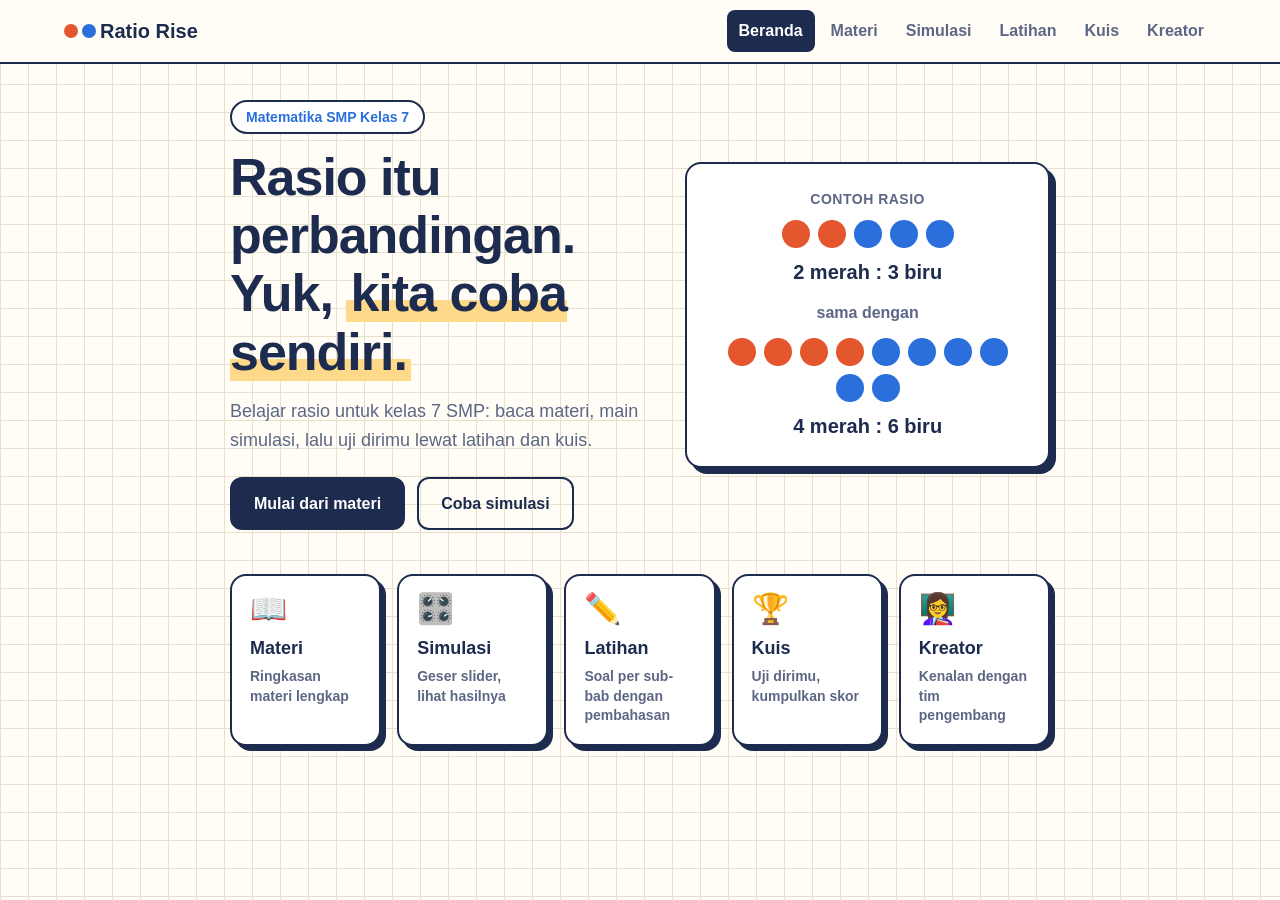
<file: index.html>
<!DOCTYPE html>
<html lang="id">
<head>
<meta charset="UTF-8">
<meta name="viewport" content="width=device-width, initial-scale=1.0">
<title>Ratio Rise - SMP Kelas 7</title>
<link rel="stylesheet" href="style.css">
</head>
<body>

<nav class="nav">
  <div class="brand"><span class="dot r"></span><span class="dot b"></span> Ratio Rise</div>
  <div class="links">
    <button data-page="home">Beranda</button>
    <button data-page="materi">Materi</button>
    <button data-page="simulasi">Simulasi</button>
    <button data-page="latihan">Latihan</button>
    <button data-page="kuis">Kuis</button>
    <button data-page="pembuat">Kreator</button>
  </div>
</nav>

<main>

<section id="home" class="page active">
  <div class="hero">
    <div class="hero-teks">
      <span class="chip">Matematika SMP Kelas 7</span>
      <h1>Rasio itu perbandingan.<br>Yuk, <span class="sorot">kita coba sendiri.</span></h1>
      <p class="lead">Belajar rasio untuk kelas 7 SMP: baca materi, main simulasi, lalu uji dirimu lewat latihan dan kuis.</p>
      <div class="row">
        <button class="btn" data-page="materi">Mulai dari materi</button>
        <button class="btn ghost" data-page="simulasi">Coba simulasi</button>
      </div>
    </div>

    <div class="hero-demo card" aria-label="Contoh rasio 2 banding 3 sama dengan 4 banding 6">
      <p class="demo-judul">Contoh rasio</p>
      <div class="titik-baris">
        <span class="dot r mid"></span><span class="dot r mid"></span>
        <span class="dot b mid"></span><span class="dot b mid"></span><span class="dot b mid"></span>
      </div>
      <p class="demo-rasio">2 merah : 3 biru</p>
      <p class="demo-sama">sama dengan</p>
      <div class="titik-baris baris2">
        <span class="dot r mid"></span><span class="dot r mid"></span><span class="dot r mid"></span><span class="dot r mid"></span>
        <span class="dot b mid"></span><span class="dot b mid"></span><span class="dot b mid"></span><span class="dot b mid"></span><span class="dot b mid"></span><span class="dot b mid"></span>
      </div>
      <p class="demo-rasio">4 merah : 6 biru</p>
    </div>
  </div>

  <div class="fitur-grid">
    <button class="fitur" data-page="materi"><span class="ikon">📖</span><b>Materi</b><small>Ringkasan materi lengkap</small></button>
    <button class="fitur" data-page="simulasi"><span class="ikon">🎛️</span><b>Simulasi</b><small>Geser slider, lihat hasilnya</small></button>
    <button class="fitur" data-page="latihan"><span class="ikon">✏️</span><b>Latihan</b><small>Soal per sub-bab dengan pembahasan</small></button>
    <button class="fitur" data-page="kuis"><span class="ikon">🏆</span><b>Kuis</b><small>Uji dirimu, kumpulkan skor</small></button>
    <button class="fitur" data-page="pembuat"><span class="ikon">👩‍🏫</span><b>Kreator</b><small>Kenalan dengan tim pengembang</small></button>
  </div>
</section>

<section id="materi" class="page">
  <h2>Materi</h2>
  <p class="lead">Pilih satu bagian. Ringkasannya tampil di bawah, lalu slide lengkapnya bisa kamu baca atau unduh.</p>
  <div id="materi-menu" class="menu"></div>
  <div id="materi-isi" class="card"><p>Pilih salah satu bagian materi di atas.</p></div>
</section>

<section id="simulasi" class="page">
  <h2>Simulasi</h2>
  <p class="lead">Pilih satu simulasi, lalu geser slider untuk mencobanya sendiri.</p>

  <div class="menu sim-menu">
    <button data-sim="1" class="on">1. Konsep Rasio</button>
    <button data-sim="2">2. Selisih dan Rasio</button>
    <button data-sim="3">3. Faktor Skala</button>
    <button data-sim="4">4. Rasio Ekuivalen dan Proporsi</button>
    <button data-sim="5">5. Laju Perubahan</button>
  </div>

  <div class="card">

    <div id="sim-1" class="sim active">
      <p>Geser slider untuk mengubah jumlah bola merah dan biru, lalu lihat rasionya.</p>
      <label>Bola merah: <b id="n-r">3</b>
        <input type="range" id="s-r" min="1" max="20" value="3"></label>
      <label>Bola biru: <b id="n-b">5</b>
        <input type="range" id="s-b" min="1" max="20" value="5"></label>
      <div id="bola" class="bola" aria-live="polite"></div>
      <p class="hasil">Rasio merah : biru = <b id="r-asli">3 : 5</b></p>
      <p class="hasil">Bentuk paling sederhana = <b id="r-sederhana">3 : 5</b></p>
      <p id="r-catatan" class="catatan"></p>
    </div>

    <div id="sim-2" class="sim">
      <p>Dua bilangan A dan B dibandingkan lewat selisih dan rasio. Pilih operasi yang dilakukan pada keduanya, lalu lihat apa yang berubah.</p>
      <div class="subtabs" id="mode2">
        <button data-m="tambah" class="on">Penjumlahan</button>
        <button data-m="kurang">Selisih (pengurangan)</button>
        <button data-m="kali">Perkalian</button>
      </div>
      <label>Bilangan A: <b id="a2">4</b>
        <input type="range" id="s2a" min="1" max="15" value="4"></label>
      <label>Bilangan B: <b id="b2">8</b>
        <input type="range" id="s2b" min="1" max="15" value="8"></label>
      <label><span id="lab2">Keduanya ditambah</span>: <b id="t2">0</b>
        <input type="range" id="s2t" min="0" max="20" value="0"></label>
      <div class="batang"><span>A</span><div class="jalur"><div class="bar r" id="bar2a"></div></div><b id="v2a"></b></div>
      <div class="batang"><span>B</span><div class="jalur"><div class="bar b" id="bar2b"></div></div><b id="v2b"></b></div>
      <p class="hasil">Selisih: <b id="sel2"></b></p>
      <p class="hasil">Rasio A : B = <b id="ras2"></b></p>
      <p id="cat2" class="catatan"></p>
    </div>

    <div id="sim-3" class="sim">
      <div class="subtabs">
        <button data-sub="s3-faktor" class="on">Faktor skala</button>
        <button data-sub="s3-peta">Skala, JP, JS</button>
      </div>

      <div id="s3-faktor" class="sub active">
        <p>Persegi panjang awal berukuran 4 cm × 3 cm (garis putus-putus). Ubah faktor skalanya.</p>
        <label>Faktor skala: <b id="k3">1</b>
          <input type="range" id="s3" min="0.5" max="3" step="0.5" value="1"></label>
        <div class="kanvas"><div class="rect asli"></div><div class="rect" id="rect3"></div></div>
        <p class="hasil">Panjang: <b id="p3"></b></p>
        <p class="hasil">Lebar: <b id="l3"></b></p>
        <p id="c3" class="catatan"></p>
      </div>

      <div id="s3-peta" class="sub">
        <p>Skala = Jarak Peta (JP) : Jarak Sebenarnya (JS). Pilih yang dicari, lalu atur dua lainnya.</p>
        <label>Yang dicari:
          <select id="cari3">
            <option value="js">Jarak sebenarnya (JS)</option>
            <option value="jp">Jarak peta (JP)</option>
            <option value="skala">Skala</option>
          </select></label>
        <label>Skala: 1 :
          <select id="skala3">
            <option value="1000">1.000</option>
            <option value="10000">10.000</option>
            <option value="100000">100.000</option>
            <option value="200000" selected>200.000</option>
            <option value="500000">500.000</option>
          </select></label>
        <label>JP: <b id="vjp3">3</b> cm
          <input type="range" id="jp3" min="1" max="20" value="3"></label>
        <label>JS: <b id="vjs3">6</b> km
          <input type="range" id="js3" min="1" max="100" value="6"></label>
        <p class="hasil" id="hasil3"></p>
        <p class="catatan">Skala ditulis 1 : S, artinya 1 cm di peta mewakili S cm sebenarnya. Rumus: skala = JP ÷ JS, JP = JS × skala, JS = JP ÷ skala.</p>
      </div>
    </div>

    <div id="sim-4" class="sim">
      <div class="subtabs">
        <button data-sub="s4-eku" class="on">Rasio ekuivalen</button>
        <button data-sub="s4-proporsi">Proporsi</button>
        <button data-sub="s4-senilai">Perbandingan senilai</button>
        <button data-sub="s4-balik">Perbandingan berbalik nilai</button>
      </div>

      <div id="s4-eku" class="sub active">
        <p>Kalikan kedua bagian rasio dengan faktor yang sama, maka tabel rasio ekuivalen terisi otomatis.</p>
        <label>Rasio awal, bagian pertama: <b id="a4">2</b>
          <input type="range" id="s4a" min="1" max="9" value="2"></label>
        <label>Rasio awal, bagian kedua: <b id="b4">3</b>
          <input type="range" id="s4b" min="1" max="9" value="3"></label>
        <label>Faktor yang disorot: <b id="k4">2</b>
          <input type="range" id="s4k" min="1" max="6" value="2"></label>
        <table class="tabel" id="tabel4"></table>
        <p class="hasil" id="prop4"></p>
        <p class="catatan">Semua rasio di tabel senilai dengan rasio awal.</p>
      </div>

      <div id="s4-proporsi" class="sub">
        <p>Proporsi adalah pernyataan bahwa dua rasio bernilai sama: a : b = c : x. Atur a, b, dan c, lalu cari x dengan kali silang.</p>
        <label>a: <b id="pav">2</b>
          <input type="range" id="pa" min="1" max="9" value="2"></label>
        <label>b: <b id="pbv">3</b>
          <input type="range" id="pb" min="1" max="9" value="3"></label>
        <label>c: <b id="pcv">12</b>
          <input type="range" id="pc" min="1" max="20" value="12"></label>
        <p class="hasil" id="pr1"></p>
        <p class="hasil" id="pr2"></p>
        <p class="hasil" id="pr3"></p>
        <p class="catatan" id="cpr"></p>
      </div>

      <div id="s4-senilai" class="sub">
        <p>Perbandingan senilai: jika satu besaran bertambah, besaran lainnya ikut bertambah (dan sebaliknya). Contoh: makin banyak buku, makin besar harganya.</p>
        <label>Banyak buku awal: <b id="q1sv">3</b>
          <input type="range" id="q1s" min="1" max="10" value="3"></label>
        <label>Harga 1 buku: <b id="usv">Rp8.000</b>
          <input type="range" id="us" min="1" max="10" value="8"></label>
        <label>Banyak buku sekarang: <b id="q2sv">5</b>
          <input type="range" id="q2s" min="1" max="20" value="5"></label>
        <p class="hasil" id="rs1"></p>
        <p class="hasil" id="rs2"></p>
        <p class="hasil" id="rs3"></p>
        <p class="hasil" id="rs4"></p>
        <p class="catatan" id="cs"></p>
      </div>

      <div id="s4-balik" class="sub">
        <p>Perbandingan berbalik nilai: jika satu besaran bertambah, besaran lainnya berkurang (dan sebaliknya). Contoh: makin banyak pekerja, makin sedikit hari yang dibutuhkan.</p>
        <label>Pekerja awal: <b id="p1bv">6</b> orang
          <input type="range" id="p1b" min="1" max="12" value="6"></label>
        <label>Lama pekerjaan awal: <b id="h1bv">12</b> hari
          <input type="range" id="h1b" min="1" max="30" value="12"></label>
        <label>Pekerja sekarang: <b id="p2bv">12</b> orang
          <input type="range" id="p2b" min="1" max="24" value="12"></label>
        <p class="hasil" id="rb1"></p>
        <p class="hasil" id="rb2"></p>
        <p class="hasil" id="rb3"></p>
        <p class="catatan" id="cb"></p>
      </div>
    </div>

    <div id="sim-5" class="sim">
      <p>Atur laju mobil, lalu tekan Jalankan. Grafik jarak terhadap waktu ikut tergambar.</p>
      <label>Laju: <b id="v5">40</b> km/jam
        <input type="range" id="s5" min="10" max="100" step="10" value="40"></label>
      <div class="jalan"><div class="mobil" id="mobil5"></div></div>
      <canvas id="grafik5" width="480" height="260" aria-label="Grafik jarak terhadap waktu"></canvas>
      <button class="btn" id="go5">Jalankan</button>
      <p class="hasil" id="info5"></p>
    </div>

  </div>
</section>

<section id="latihan" class="page">
  <h2>Latihan Soal</h2>
  <p class="lead">Jawaban langsung diperiksa dan dibahas, jadi kamu bisa belajar dari tiap soal.</p>
  <div id="latihan-box" class="card"></div>
</section>

<section id="kuis" class="page">
  <h2>Kuis</h2>
  <p class="lead">Jawab semua soal, lalu lihat skor akhirmu.</p>
  <div id="kuis-box" class="card"></div>
</section>

<section id="pembuat" class="page">
  <h2>Kreator</h2>
  <p class="lead">Website pembelajaran ini disusun oleh mahasiswa Pendidikan Matematika UNNES, dengan bimbingan guru pamong dan dosen pembimbing.</p>

  <h3 class="grup">Pengembang</h3>
  <div class="creator-grid">
    <article class="creator">
      <img src="creator1.png" alt="Foto Farah Rahma Fakhira" loading="lazy">
      <h4>Farah Rahma Fakhira</h4>
      <p>Mahasiswa Pendidikan Matematika</p>
      <p class="inst">UNNES LANTIP 8<br>SMP Negeri 39 Semarang</p>
    </article>
    <article class="creator">
      <img src="creator2.png" alt="Foto Elsabila Nurbaity" loading="lazy">
      <h4>Elsabila Nurbaity</h4>
      <p>Mahasiswa Pendidikan Matematika</p>
      <p class="inst">UNNES LANTIP 8<br>SMP Negeri 39 Semarang</p>
    </article>
  </div>

  <h3 class="grup">Pembimbing</h3>
  <div class="creator-grid">
    <article class="creator">
      <img src="gumong.png" alt="Foto Puji Susanti, S.Pd." loading="lazy">
      <h4>Puji Susanti, S.Pd.</h4>
      <p>Guru Pamong Pendidikan Matematika</p>
      <p class="inst">UNNES LANTIP 8<br>SMP Negeri 39 Semarang</p>
    </article>
    <article class="creator">
      <img src="dosenpembimbing.png" alt="Foto Ahmad Badawi, S.Pd., M.Pd." loading="lazy">
      <h4>Ahmad Badawi, S.Pd., M.Pd.</h4>
      <p>Dosen Pembimbing Pendidikan Matematika</p>
      <p class="inst">UNNES LANTIP 8<br>SMP Negeri 39 Semarang</p>
    </article>
  </div>
</section>

</main>

<script src="script.js"></script>
</body>
</html>
</file>
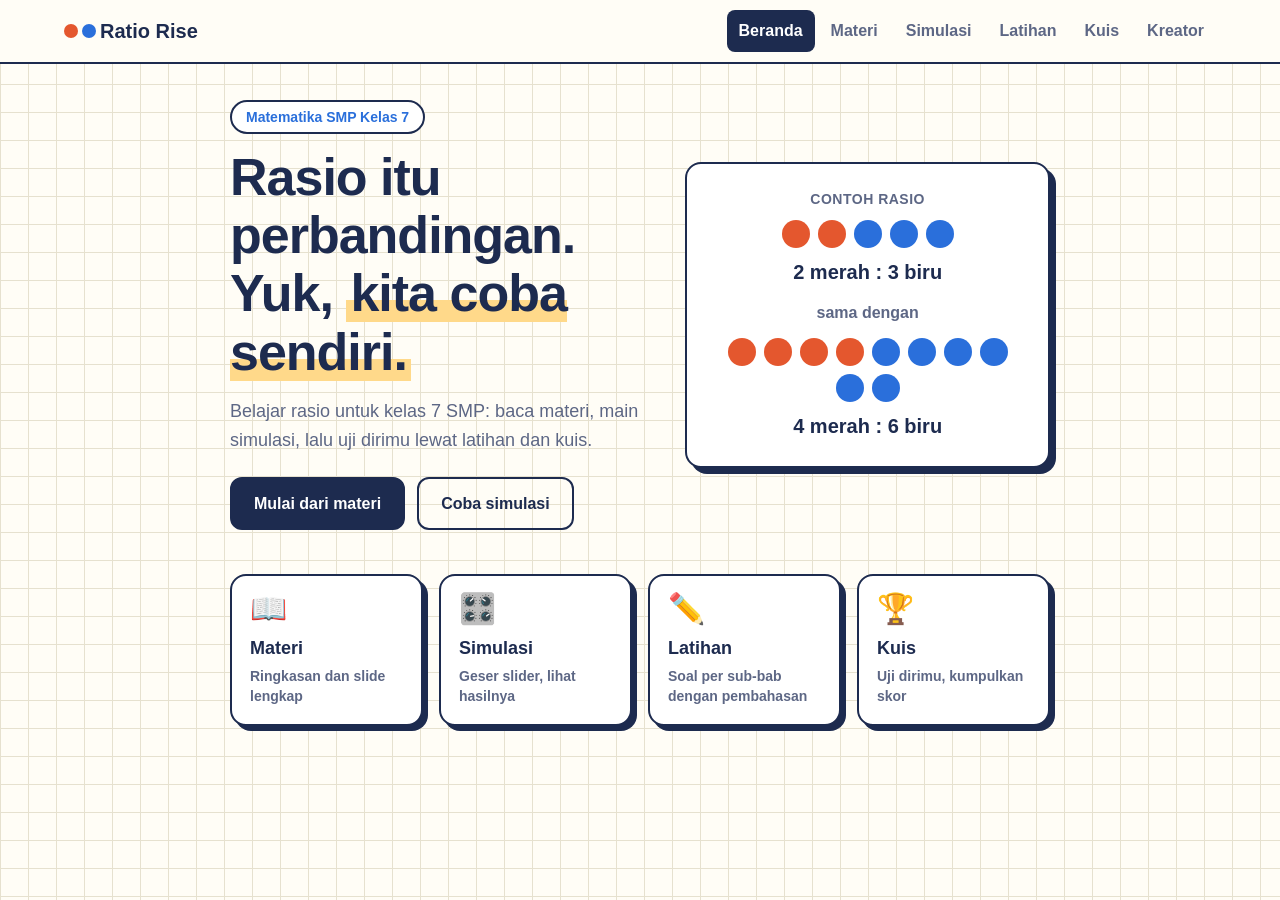
<file: index (6).html>
<!DOCTYPE html>
<html lang="id">
<head>
<meta charset="UTF-8">
<meta name="viewport" content="width=device-width, initial-scale=1.0">
<title>Ratio Rise - SMP Kelas 7</title>
<link rel="stylesheet" href="style.css">
</head>
<body>

<nav class="nav">
  <div class="brand"><span class="dot r"></span><span class="dot b"></span> Ratio Rise</div>
  <div class="links">
    <button data-page="home">Beranda</button>
    <button data-page="materi">Materi</button>
    <button data-page="simulasi">Simulasi</button>
    <button data-page="latihan">Latihan</button>
    <button data-page="kuis">Kuis</button>
    <button data-page="pembuat">Kreator</button>
  </div>
</nav>

<main>

<section id="home" class="page active">
  <div class="hero">
    <div class="hero-teks">
      <span class="chip">Matematika SMP Kelas 7</span>
      <h1>Rasio itu perbandingan.<br>Yuk, <span class="sorot">kita coba sendiri.</span></h1>
      <p class="lead">Belajar rasio untuk kelas 7 SMP: baca materi, main simulasi, lalu uji dirimu lewat latihan dan kuis.</p>
      <div class="row">
        <button class="btn" data-page="materi">Mulai dari materi</button>
        <button class="btn ghost" data-page="simulasi">Coba simulasi</button>
      </div>
    </div>

    <div class="hero-demo card" aria-label="Contoh rasio 2 banding 3 sama dengan 4 banding 6">
      <p class="demo-judul">Contoh rasio</p>
      <div class="titik-baris">
        <span class="dot r mid"></span><span class="dot r mid"></span>
        <span class="dot b mid"></span><span class="dot b mid"></span><span class="dot b mid"></span>
      </div>
      <p class="demo-rasio">2 merah : 3 biru</p>
      <p class="demo-sama">sama dengan</p>
      <div class="titik-baris baris2">
        <span class="dot r mid"></span><span class="dot r mid"></span><span class="dot r mid"></span><span class="dot r mid"></span>
        <span class="dot b mid"></span><span class="dot b mid"></span><span class="dot b mid"></span><span class="dot b mid"></span><span class="dot b mid"></span><span class="dot b mid"></span>
      </div>
      <p class="demo-rasio">4 merah : 6 biru</p>
    </div>
  </div>

  <div class="fitur-grid">
    <button class="fitur" data-page="materi"><span class="ikon">📖</span><b>Materi</b><small>Ringkasan dan slide lengkap</small></button>
    <button class="fitur" data-page="simulasi"><span class="ikon">🎛️</span><b>Simulasi</b><small>Geser slider, lihat hasilnya</small></button>
    <button class="fitur" data-page="latihan"><span class="ikon">✏️</span><b>Latihan</b><small>Soal per sub-bab dengan pembahasan</small></button>
    <button class="fitur" data-page="kuis"><span class="ikon">🏆</span><b>Kuis</b><small>Uji dirimu, kumpulkan skor</small></button>
  </div>
</section>

<section id="materi" class="page">
  <h2>Materi</h2>
  <p class="lead">Pilih satu bagian. Ringkasannya tampil di bawah, lalu slide lengkapnya bisa kamu baca atau unduh.</p>
  <div id="materi-menu" class="menu"></div>
  <div id="materi-isi" class="card"><p>Pilih salah satu bagian materi di atas.</p></div>
</section>

<section id="simulasi" class="page">
  <h2>Simulasi</h2>
  <p class="lead">Pilih satu simulasi, lalu geser slider untuk mencobanya sendiri.</p>

  <div class="menu sim-menu">
    <button data-sim="1" class="on">1. Konsep Rasio</button>
    <button data-sim="2">2. Selisih dan Rasio</button>
    <button data-sim="3">3. Faktor Skala</button>
    <button data-sim="4">4. Rasio Ekuivalen dan Proporsi</button>
    <button data-sim="5">5. Laju Perubahan</button>
  </div>

  <div class="card">

    <div id="sim-1" class="sim active">
      <p>Geser slider untuk mengubah jumlah bola merah dan biru, lalu lihat rasionya.</p>
      <label>Bola merah: <b id="n-r">3</b>
        <input type="range" id="s-r" min="1" max="20" value="3"></label>
      <label>Bola biru: <b id="n-b">5</b>
        <input type="range" id="s-b" min="1" max="20" value="5"></label>
      <div id="bola" class="bola" aria-live="polite"></div>
      <p class="hasil">Rasio merah : biru = <b id="r-asli">3 : 5</b></p>
      <p class="hasil">Bentuk paling sederhana = <b id="r-sederhana">3 : 5</b></p>
      <p id="r-catatan" class="catatan"></p>
    </div>

    <div id="sim-2" class="sim">
      <p>Dua bilangan A dan B dibandingkan lewat selisih dan rasio. Pilih operasi yang dilakukan pada keduanya, lalu lihat apa yang berubah.</p>
      <div class="subtabs" id="mode2">
        <button data-m="tambah" class="on">Penjumlahan</button>
        <button data-m="kurang">Selisih (pengurangan)</button>
        <button data-m="kali">Perkalian</button>
      </div>
      <label>Bilangan A: <b id="a2">4</b>
        <input type="range" id="s2a" min="1" max="15" value="4"></label>
      <label>Bilangan B: <b id="b2">8</b>
        <input type="range" id="s2b" min="1" max="15" value="8"></label>
      <label><span id="lab2">Keduanya ditambah</span>: <b id="t2">0</b>
        <input type="range" id="s2t" min="0" max="20" value="0"></label>
      <div class="batang"><span>A</span><div class="jalur"><div class="bar r" id="bar2a"></div></div><b id="v2a"></b></div>
      <div class="batang"><span>B</span><div class="jalur"><div class="bar b" id="bar2b"></div></div><b id="v2b"></b></div>
      <p class="hasil">Selisih: <b id="sel2"></b></p>
      <p class="hasil">Rasio A : B = <b id="ras2"></b></p>
      <p id="cat2" class="catatan"></p>
    </div>

    <div id="sim-3" class="sim">
      <div class="subtabs">
        <button data-sub="s3-faktor" class="on">Faktor skala</button>
        <button data-sub="s3-peta">Skala, JP, JS</button>
      </div>

      <div id="s3-faktor" class="sub active">
        <p>Persegi panjang awal berukuran 4 cm × 3 cm (garis putus-putus). Ubah faktor skalanya.</p>
        <label>Faktor skala: <b id="k3">1</b>
          <input type="range" id="s3" min="0.5" max="3" step="0.5" value="1"></label>
        <div class="kanvas"><div class="rect asli"></div><div class="rect" id="rect3"></div></div>
        <p class="hasil">Panjang: <b id="p3"></b></p>
        <p class="hasil">Lebar: <b id="l3"></b></p>
        <p id="c3" class="catatan"></p>
      </div>

      <div id="s3-peta" class="sub">
        <p>Skala = Jarak Peta (JP) : Jarak Sebenarnya (JS). Pilih yang dicari, lalu atur dua lainnya.</p>
        <label>Yang dicari:
          <select id="cari3">
            <option value="js">Jarak sebenarnya (JS)</option>
            <option value="jp">Jarak peta (JP)</option>
            <option value="skala">Skala</option>
          </select></label>
        <label>Skala: 1 :
          <select id="skala3">
            <option value="1000">1.000</option>
            <option value="10000">10.000</option>
            <option value="100000">100.000</option>
            <option value="200000" selected>200.000</option>
            <option value="500000">500.000</option>
          </select></label>
        <label>JP: <b id="vjp3">3</b> cm
          <input type="range" id="jp3" min="1" max="20" value="3"></label>
        <label>JS: <b id="vjs3">6</b> km
          <input type="range" id="js3" min="1" max="100" value="6"></label>
        <p class="hasil" id="hasil3"></p>
        <p class="catatan">Skala ditulis 1 : S, artinya 1 cm di peta mewakili S cm sebenarnya. Rumus: skala = JP ÷ JS, JP = JS × skala, JS = JP ÷ skala.</p>
      </div>
    </div>

    <div id="sim-4" class="sim">
      <div class="subtabs">
        <button data-sub="s4-eku" class="on">Rasio ekuivalen</button>
        <button data-sub="s4-proporsi">Proporsi</button>
        <button data-sub="s4-senilai">Perbandingan senilai</button>
        <button data-sub="s4-balik">Perbandingan berbalik nilai</button>
      </div>

      <div id="s4-eku" class="sub active">
        <p>Kalikan kedua bagian rasio dengan faktor yang sama, maka tabel rasio ekuivalen terisi otomatis.</p>
        <label>Rasio awal, bagian pertama: <b id="a4">2</b>
          <input type="range" id="s4a" min="1" max="9" value="2"></label>
        <label>Rasio awal, bagian kedua: <b id="b4">3</b>
          <input type="range" id="s4b" min="1" max="9" value="3"></label>
        <label>Faktor yang disorot: <b id="k4">2</b>
          <input type="range" id="s4k" min="1" max="6" value="2"></label>
        <table class="tabel" id="tabel4"></table>
        <p class="hasil" id="prop4"></p>
        <p class="catatan">Semua rasio di tabel senilai dengan rasio awal.</p>
      </div>

      <div id="s4-proporsi" class="sub">
        <p>Proporsi adalah pernyataan bahwa dua rasio bernilai sama: a : b = c : x. Atur a, b, dan c, lalu cari x dengan kali silang.</p>
        <label>a: <b id="pav">2</b>
          <input type="range" id="pa" min="1" max="9" value="2"></label>
        <label>b: <b id="pbv">3</b>
          <input type="range" id="pb" min="1" max="9" value="3"></label>
        <label>c: <b id="pcv">12</b>
          <input type="range" id="pc" min="1" max="20" value="12"></label>
        <p class="hasil" id="pr1"></p>
        <p class="hasil" id="pr2"></p>
        <p class="hasil" id="pr3"></p>
        <p class="catatan" id="cpr"></p>
      </div>

      <div id="s4-senilai" class="sub">
        <p>Perbandingan senilai: jika satu besaran bertambah, besaran lainnya ikut bertambah (dan sebaliknya). Contoh: makin banyak buku, makin besar harganya.</p>
        <label>Banyak buku awal: <b id="q1sv">3</b>
          <input type="range" id="q1s" min="1" max="10" value="3"></label>
        <label>Harga 1 buku: <b id="usv">Rp8.000</b>
          <input type="range" id="us" min="1" max="10" value="8"></label>
        <label>Banyak buku sekarang: <b id="q2sv">5</b>
          <input type="range" id="q2s" min="1" max="20" value="5"></label>
        <p class="hasil" id="rs1"></p>
        <p class="hasil" id="rs2"></p>
        <p class="hasil" id="rs3"></p>
        <p class="hasil" id="rs4"></p>
        <p class="catatan" id="cs"></p>
      </div>

      <div id="s4-balik" class="sub">
        <p>Perbandingan berbalik nilai: jika satu besaran bertambah, besaran lainnya berkurang (dan sebaliknya). Contoh: makin banyak pekerja, makin sedikit hari yang dibutuhkan.</p>
        <label>Pekerja awal: <b id="p1bv">6</b> orang
          <input type="range" id="p1b" min="1" max="12" value="6"></label>
        <label>Lama pekerjaan awal: <b id="h1bv">12</b> hari
          <input type="range" id="h1b" min="1" max="30" value="12"></label>
        <label>Pekerja sekarang: <b id="p2bv">12</b> orang
          <input type="range" id="p2b" min="1" max="24" value="12"></label>
        <p class="hasil" id="rb1"></p>
        <p class="hasil" id="rb2"></p>
        <p class="hasil" id="rb3"></p>
        <p class="catatan" id="cb"></p>
      </div>
    </div>

    <div id="sim-5" class="sim">
      <p>Atur laju mobil, lalu tekan Jalankan. Grafik jarak terhadap waktu ikut tergambar.</p>
      <label>Laju: <b id="v5">40</b> km/jam
        <input type="range" id="s5" min="10" max="100" step="10" value="40"></label>
      <div class="jalan"><div class="mobil" id="mobil5"></div></div>
      <canvas id="grafik5" width="480" height="260" aria-label="Grafik jarak terhadap waktu"></canvas>
      <button class="btn" id="go5">Jalankan</button>
      <p class="hasil" id="info5"></p>
    </div>

  </div>
</section>

<section id="latihan" class="page">
  <h2>Latihan Soal</h2>
  <p class="lead">Jawaban langsung diperiksa dan dibahas, jadi kamu bisa belajar dari tiap soal.</p>
  <div id="latihan-box" class="card"></div>
</section>

<section id="kuis" class="page">
  <h2>Kuis</h2>
  <p class="lead">Jawab semua soal, lalu lihat skor akhirmu.</p>
  <div id="kuis-box" class="card"></div>
</section>

<section id="pembuat" class="page">
  <h2>Kreator</h2>
  <p class="lead">Website pembelajaran ini disusun oleh mahasiswa Pendidikan Matematika UNNES, dengan bimbingan guru pamong dan dosen pembimbing.</p>

  <h3 class="grup">Pengembang</h3>
  <div class="creator-grid">
    <article class="creator">
      <img src="creator1.png" alt="Foto Farah Rahma Fakhira" loading="lazy">
      <h4>Farah Rahma Fakhira</h4>
      <p>Mahasiswa Pendidikan Matematika</p>
      <p class="inst">UNNES LANTIP 8<br>SMP Negeri 39 Semarang</p>
    </article>
    <article class="creator">
      <img src="creator2.png" alt="Foto Elsabila Nurbaity" loading="lazy">
      <h4>Elsabila Nurbaity</h4>
      <p>Mahasiswa Pendidikan Matematika</p>
      <p class="inst">UNNES LANTIP 8<br>SMP Negeri 39 Semarang</p>
    </article>
  </div>

  <h3 class="grup">Pembimbing</h3>
  <div class="creator-grid">
    <article class="creator">
      <img src="gumong.png" alt="Foto Puji Susanti, S.Pd." loading="lazy">
      <h4>Puji Susanti, S.Pd.</h4>
      <p>Guru Pamong Pendidikan Matematika</p>
      <p class="inst">UNNES LANTIP 8<br>SMP Negeri 39 Semarang</p>
    </article>
    <article class="creator">
      <img src="dosenpembimbing.png" alt="Foto Ahmad Badawi, S.Pd., M.Pd." loading="lazy">
      <h4>Ahmad Badawi, S.Pd., M.Pd.</h4>
      <p>Dosen Pembimbing Pendidikan Matematika</p>
      <p class="inst">UNNES LANTIP 8<br>SMP Negeri 39 Semarang</p>
    </article>
  </div>
</section>

</main>

<script src="script.js"></script>
</body>
</html>
</file>
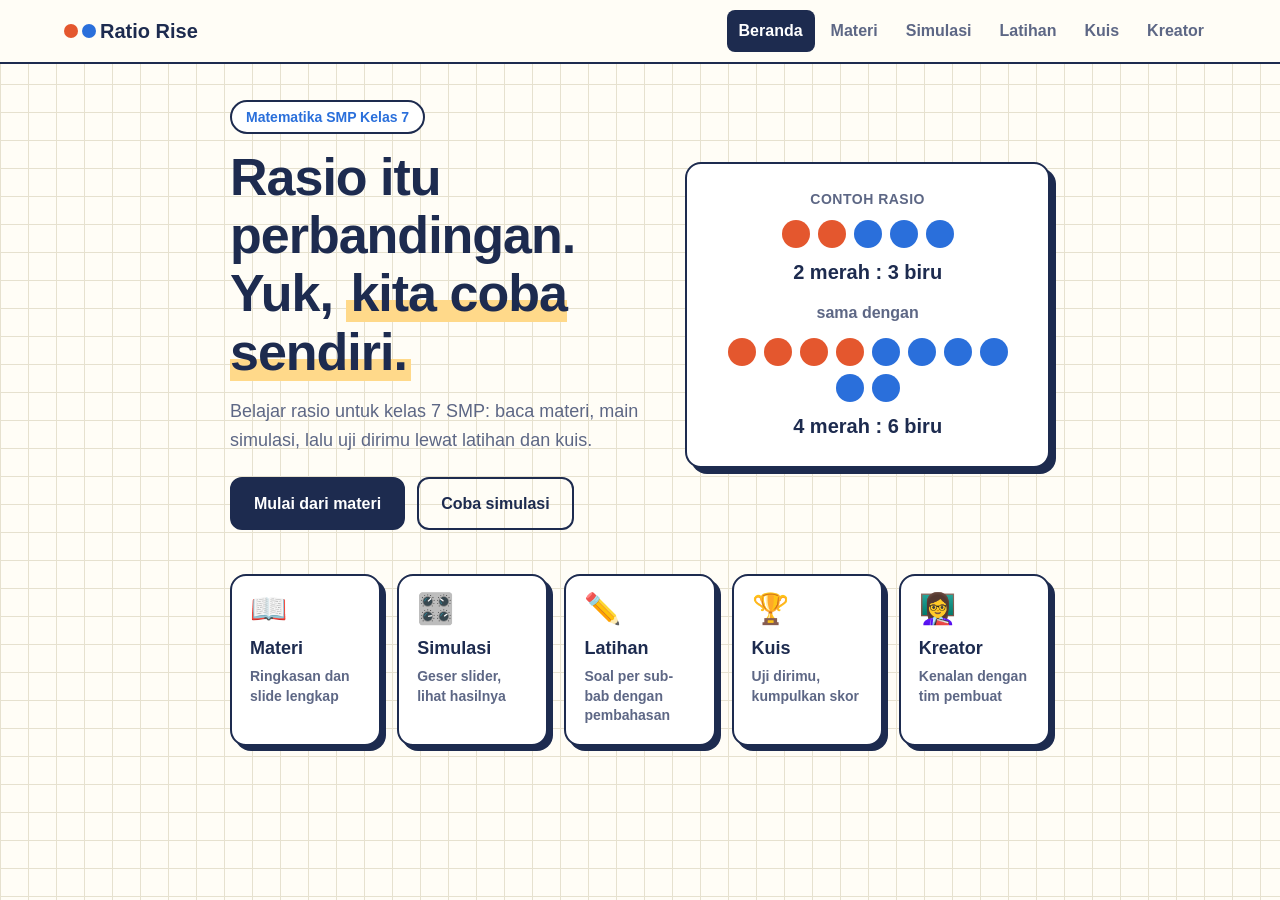
<file: index (7).html>
<!DOCTYPE html>
<html lang="id">
<head>
<meta charset="UTF-8">
<meta name="viewport" content="width=device-width, initial-scale=1.0">
<title>Ratio Rise - SMP Kelas 7</title>
<link rel="stylesheet" href="style.css">
</head>
<body>

<nav class="nav">
  <div class="brand"><span class="dot r"></span><span class="dot b"></span> Ratio Rise</div>
  <div class="links">
    <button data-page="home">Beranda</button>
    <button data-page="materi">Materi</button>
    <button data-page="simulasi">Simulasi</button>
    <button data-page="latihan">Latihan</button>
    <button data-page="kuis">Kuis</button>
    <button data-page="pembuat">Kreator</button>
  </div>
</nav>

<main>

<section id="home" class="page active">
  <div class="hero">
    <div class="hero-teks">
      <span class="chip">Matematika SMP Kelas 7</span>
      <h1>Rasio itu perbandingan.<br>Yuk, <span class="sorot">kita coba sendiri.</span></h1>
      <p class="lead">Belajar rasio untuk kelas 7 SMP: baca materi, main simulasi, lalu uji dirimu lewat latihan dan kuis.</p>
      <div class="row">
        <button class="btn" data-page="materi">Mulai dari materi</button>
        <button class="btn ghost" data-page="simulasi">Coba simulasi</button>
      </div>
    </div>

    <div class="hero-demo card" aria-label="Contoh rasio 2 banding 3 sama dengan 4 banding 6">
      <p class="demo-judul">Contoh rasio</p>
      <div class="titik-baris">
        <span class="dot r mid"></span><span class="dot r mid"></span>
        <span class="dot b mid"></span><span class="dot b mid"></span><span class="dot b mid"></span>
      </div>
      <p class="demo-rasio">2 merah : 3 biru</p>
      <p class="demo-sama">sama dengan</p>
      <div class="titik-baris baris2">
        <span class="dot r mid"></span><span class="dot r mid"></span><span class="dot r mid"></span><span class="dot r mid"></span>
        <span class="dot b mid"></span><span class="dot b mid"></span><span class="dot b mid"></span><span class="dot b mid"></span><span class="dot b mid"></span><span class="dot b mid"></span>
      </div>
      <p class="demo-rasio">4 merah : 6 biru</p>
    </div>
  </div>

  <div class="fitur-grid">
    <button class="fitur" data-page="materi"><span class="ikon">📖</span><b>Materi</b><small>Ringkasan dan slide lengkap</small></button>
    <button class="fitur" data-page="simulasi"><span class="ikon">🎛️</span><b>Simulasi</b><small>Geser slider, lihat hasilnya</small></button>
    <button class="fitur" data-page="latihan"><span class="ikon">✏️</span><b>Latihan</b><small>Soal per sub-bab dengan pembahasan</small></button>
    <button class="fitur" data-page="kuis"><span class="ikon">🏆</span><b>Kuis</b><small>Uji dirimu, kumpulkan skor</small></button>
    <button class="fitur" data-page="pembuat"><span class="ikon">👩‍🏫</span><b>Kreator</b><small>Kenalan dengan tim pembuat</small></button>
  </div>
</section>

<section id="materi" class="page">
  <h2>Materi</h2>
  <p class="lead">Pilih satu bagian. Ringkasannya tampil di bawah, lalu slide lengkapnya bisa kamu baca atau unduh.</p>
  <div id="materi-menu" class="menu"></div>
  <div id="materi-isi" class="card"><p>Pilih salah satu bagian materi di atas.</p></div>
</section>

<section id="simulasi" class="page">
  <h2>Simulasi</h2>
  <p class="lead">Pilih satu simulasi, lalu geser slider untuk mencobanya sendiri.</p>

  <div class="menu sim-menu">
    <button data-sim="1" class="on">1. Konsep Rasio</button>
    <button data-sim="2">2. Selisih dan Rasio</button>
    <button data-sim="3">3. Faktor Skala</button>
    <button data-sim="4">4. Rasio Ekuivalen dan Proporsi</button>
    <button data-sim="5">5. Laju Perubahan</button>
  </div>

  <div class="card">

    <div id="sim-1" class="sim active">
      <p>Geser slider untuk mengubah jumlah bola merah dan biru, lalu lihat rasionya.</p>
      <label>Bola merah: <b id="n-r">3</b>
        <input type="range" id="s-r" min="1" max="20" value="3"></label>
      <label>Bola biru: <b id="n-b">5</b>
        <input type="range" id="s-b" min="1" max="20" value="5"></label>
      <div id="bola" class="bola" aria-live="polite"></div>
      <p class="hasil">Rasio merah : biru = <b id="r-asli">3 : 5</b></p>
      <p class="hasil">Bentuk paling sederhana = <b id="r-sederhana">3 : 5</b></p>
      <p id="r-catatan" class="catatan"></p>
    </div>

    <div id="sim-2" class="sim">
      <p>Dua bilangan A dan B dibandingkan lewat selisih dan rasio. Pilih operasi yang dilakukan pada keduanya, lalu lihat apa yang berubah.</p>
      <div class="subtabs" id="mode2">
        <button data-m="tambah" class="on">Penjumlahan</button>
        <button data-m="kurang">Selisih (pengurangan)</button>
        <button data-m="kali">Perkalian</button>
      </div>
      <label>Bilangan A: <b id="a2">4</b>
        <input type="range" id="s2a" min="1" max="15" value="4"></label>
      <label>Bilangan B: <b id="b2">8</b>
        <input type="range" id="s2b" min="1" max="15" value="8"></label>
      <label><span id="lab2">Keduanya ditambah</span>: <b id="t2">0</b>
        <input type="range" id="s2t" min="0" max="20" value="0"></label>
      <div class="batang"><span>A</span><div class="jalur"><div class="bar r" id="bar2a"></div></div><b id="v2a"></b></div>
      <div class="batang"><span>B</span><div class="jalur"><div class="bar b" id="bar2b"></div></div><b id="v2b"></b></div>
      <p class="hasil">Selisih: <b id="sel2"></b></p>
      <p class="hasil">Rasio A : B = <b id="ras2"></b></p>
      <p id="cat2" class="catatan"></p>
    </div>

    <div id="sim-3" class="sim">
      <div class="subtabs">
        <button data-sub="s3-faktor" class="on">Faktor skala</button>
        <button data-sub="s3-peta">Skala, JP, JS</button>
      </div>

      <div id="s3-faktor" class="sub active">
        <p>Persegi panjang awal berukuran 4 cm × 3 cm (garis putus-putus). Ubah faktor skalanya.</p>
        <label>Faktor skala: <b id="k3">1</b>
          <input type="range" id="s3" min="0.5" max="3" step="0.5" value="1"></label>
        <div class="kanvas"><div class="rect asli"></div><div class="rect" id="rect3"></div></div>
        <p class="hasil">Panjang: <b id="p3"></b></p>
        <p class="hasil">Lebar: <b id="l3"></b></p>
        <p id="c3" class="catatan"></p>
      </div>

      <div id="s3-peta" class="sub">
        <p>Skala = Jarak Peta (JP) : Jarak Sebenarnya (JS). Pilih yang dicari, lalu atur dua lainnya.</p>
        <label>Yang dicari:
          <select id="cari3">
            <option value="js">Jarak sebenarnya (JS)</option>
            <option value="jp">Jarak peta (JP)</option>
            <option value="skala">Skala</option>
          </select></label>
        <label>Skala: 1 :
          <select id="skala3">
            <option value="1000">1.000</option>
            <option value="10000">10.000</option>
            <option value="100000">100.000</option>
            <option value="200000" selected>200.000</option>
            <option value="500000">500.000</option>
          </select></label>
        <label>JP: <b id="vjp3">3</b> cm
          <input type="range" id="jp3" min="1" max="20" value="3"></label>
        <label>JS: <b id="vjs3">6</b> km
          <input type="range" id="js3" min="1" max="100" value="6"></label>
        <p class="hasil" id="hasil3"></p>
        <p class="catatan">Skala ditulis 1 : S, artinya 1 cm di peta mewakili S cm sebenarnya. Rumus: skala = JP ÷ JS, JP = JS × skala, JS = JP ÷ skala.</p>
      </div>
    </div>

    <div id="sim-4" class="sim">
      <div class="subtabs">
        <button data-sub="s4-eku" class="on">Rasio ekuivalen</button>
        <button data-sub="s4-proporsi">Proporsi</button>
        <button data-sub="s4-senilai">Perbandingan senilai</button>
        <button data-sub="s4-balik">Perbandingan berbalik nilai</button>
      </div>

      <div id="s4-eku" class="sub active">
        <p>Kalikan kedua bagian rasio dengan faktor yang sama, maka tabel rasio ekuivalen terisi otomatis.</p>
        <label>Rasio awal, bagian pertama: <b id="a4">2</b>
          <input type="range" id="s4a" min="1" max="9" value="2"></label>
        <label>Rasio awal, bagian kedua: <b id="b4">3</b>
          <input type="range" id="s4b" min="1" max="9" value="3"></label>
        <label>Faktor yang disorot: <b id="k4">2</b>
          <input type="range" id="s4k" min="1" max="6" value="2"></label>
        <table class="tabel" id="tabel4"></table>
        <p class="hasil" id="prop4"></p>
        <p class="catatan">Semua rasio di tabel senilai dengan rasio awal.</p>
      </div>

      <div id="s4-proporsi" class="sub">
        <p>Proporsi adalah pernyataan bahwa dua rasio bernilai sama: a : b = c : x. Atur a, b, dan c, lalu cari x dengan kali silang.</p>
        <label>a: <b id="pav">2</b>
          <input type="range" id="pa" min="1" max="9" value="2"></label>
        <label>b: <b id="pbv">3</b>
          <input type="range" id="pb" min="1" max="9" value="3"></label>
        <label>c: <b id="pcv">12</b>
          <input type="range" id="pc" min="1" max="20" value="12"></label>
        <p class="hasil" id="pr1"></p>
        <p class="hasil" id="pr2"></p>
        <p class="hasil" id="pr3"></p>
        <p class="catatan" id="cpr"></p>
      </div>

      <div id="s4-senilai" class="sub">
        <p>Perbandingan senilai: jika satu besaran bertambah, besaran lainnya ikut bertambah (dan sebaliknya). Contoh: makin banyak buku, makin besar harganya.</p>
        <label>Banyak buku awal: <b id="q1sv">3</b>
          <input type="range" id="q1s" min="1" max="10" value="3"></label>
        <label>Harga 1 buku: <b id="usv">Rp8.000</b>
          <input type="range" id="us" min="1" max="10" value="8"></label>
        <label>Banyak buku sekarang: <b id="q2sv">5</b>
          <input type="range" id="q2s" min="1" max="20" value="5"></label>
        <p class="hasil" id="rs1"></p>
        <p class="hasil" id="rs2"></p>
        <p class="hasil" id="rs3"></p>
        <p class="hasil" id="rs4"></p>
        <p class="catatan" id="cs"></p>
      </div>

      <div id="s4-balik" class="sub">
        <p>Perbandingan berbalik nilai: jika satu besaran bertambah, besaran lainnya berkurang (dan sebaliknya). Contoh: makin banyak pekerja, makin sedikit hari yang dibutuhkan.</p>
        <label>Pekerja awal: <b id="p1bv">6</b> orang
          <input type="range" id="p1b" min="1" max="12" value="6"></label>
        <label>Lama pekerjaan awal: <b id="h1bv">12</b> hari
          <input type="range" id="h1b" min="1" max="30" value="12"></label>
        <label>Pekerja sekarang: <b id="p2bv">12</b> orang
          <input type="range" id="p2b" min="1" max="24" value="12"></label>
        <p class="hasil" id="rb1"></p>
        <p class="hasil" id="rb2"></p>
        <p class="hasil" id="rb3"></p>
        <p class="catatan" id="cb"></p>
      </div>
    </div>

    <div id="sim-5" class="sim">
      <p>Atur laju mobil, lalu tekan Jalankan. Grafik jarak terhadap waktu ikut tergambar.</p>
      <label>Laju: <b id="v5">40</b> km/jam
        <input type="range" id="s5" min="10" max="100" step="10" value="40"></label>
      <div class="jalan"><div class="mobil" id="mobil5"></div></div>
      <canvas id="grafik5" width="480" height="260" aria-label="Grafik jarak terhadap waktu"></canvas>
      <button class="btn" id="go5">Jalankan</button>
      <p class="hasil" id="info5"></p>
    </div>

  </div>
</section>

<section id="latihan" class="page">
  <h2>Latihan Soal</h2>
  <p class="lead">Jawaban langsung diperiksa dan dibahas, jadi kamu bisa belajar dari tiap soal.</p>
  <div id="latihan-box" class="card"></div>
</section>

<section id="kuis" class="page">
  <h2>Kuis</h2>
  <p class="lead">Jawab semua soal, lalu lihat skor akhirmu.</p>
  <div id="kuis-box" class="card"></div>
</section>

<section id="pembuat" class="page">
  <h2>Kreator</h2>
  <p class="lead">Website pembelajaran ini disusun oleh mahasiswa Pendidikan Matematika UNNES, dengan bimbingan guru pamong dan dosen pembimbing.</p>

  <h3 class="grup">Pengembang</h3>
  <div class="creator-grid">
    <article class="creator">
      <img src="creator1.png" alt="Foto Farah Rahma Fakhira" loading="lazy">
      <h4>Farah Rahma Fakhira</h4>
      <p>Mahasiswa Pendidikan Matematika</p>
      <p class="inst">UNNES LANTIP 8<br>SMP Negeri 39 Semarang</p>
    </article>
    <article class="creator">
      <img src="creator2.png" alt="Foto Elsabila Nurbaity" loading="lazy">
      <h4>Elsabila Nurbaity</h4>
      <p>Mahasiswa Pendidikan Matematika</p>
      <p class="inst">UNNES LANTIP 8<br>SMP Negeri 39 Semarang</p>
    </article>
  </div>

  <h3 class="grup">Pembimbing</h3>
  <div class="creator-grid">
    <article class="creator">
      <img src="gumong.png" alt="Foto Puji Susanti, S.Pd." loading="lazy">
      <h4>Puji Susanti, S.Pd.</h4>
      <p>Guru Pamong Pendidikan Matematika</p>
      <p class="inst">UNNES LANTIP 8<br>SMP Negeri 39 Semarang</p>
    </article>
    <article class="creator">
      <img src="dosenpembimbing.png" alt="Foto Ahmad Badawi, S.Pd., M.Pd." loading="lazy">
      <h4>Ahmad Badawi, S.Pd., M.Pd.</h4>
      <p>Dosen Pembimbing Pendidikan Matematika</p>
      <p class="inst">UNNES LANTIP 8<br>SMP Negeri 39 Semarang</p>
    </article>
  </div>
</section>

</main>

<script src="script.js"></script>
</body>
</html>
</file>
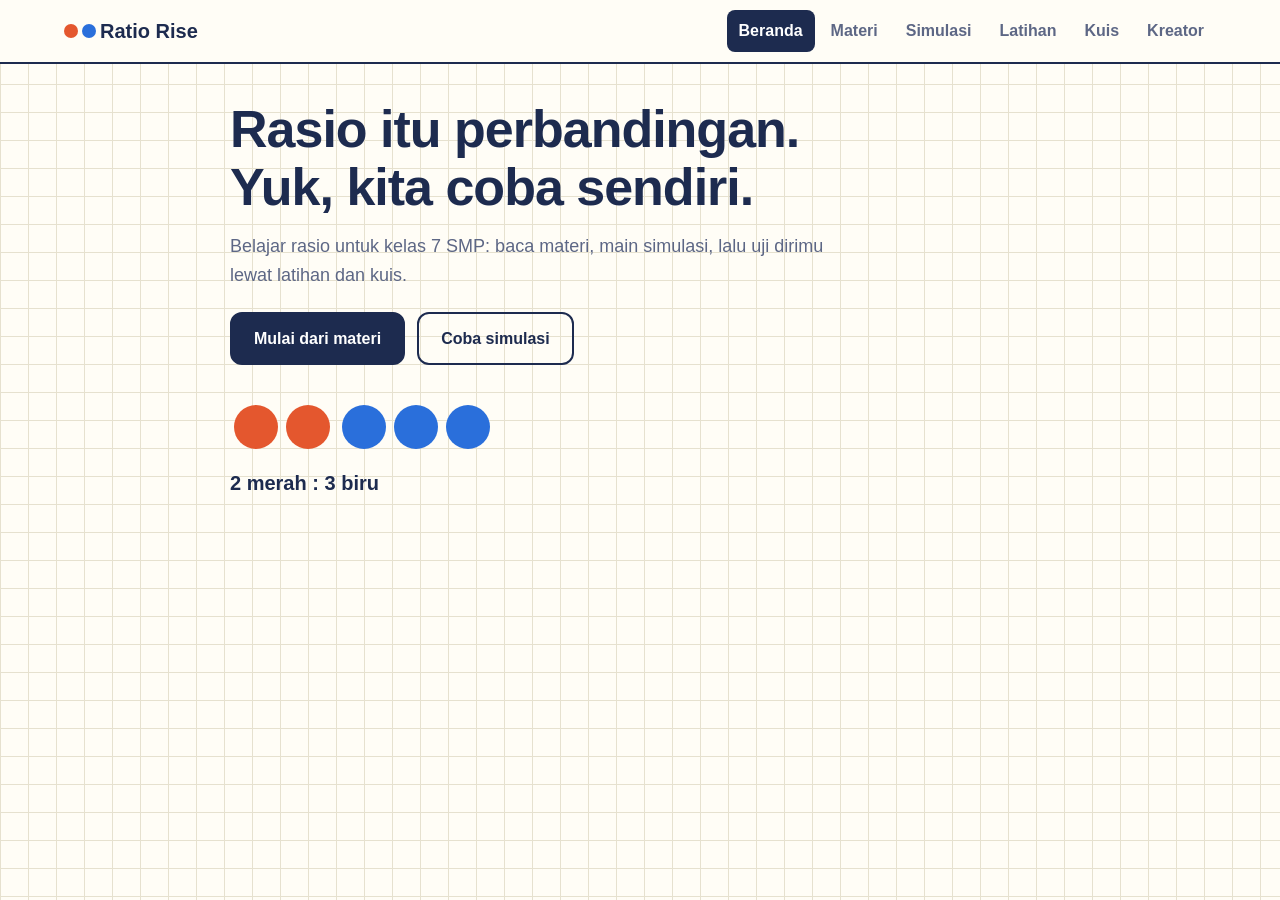
<file: indexxx.html>
<!DOCTYPE html>
<html lang="id">
<head>
<meta charset="UTF-8">
<meta name="viewport" content="width=device-width, initial-scale=1.0">
<title>Ratio Rise - SMP Kelas 7</title>
<link rel="stylesheet" href="style.css">
</head>
<body>

<nav class="nav">
  <div class="brand"><span class="dot r"></span><span class="dot b"></span> Ratio Rise</div>
  <div class="links">
    <button data-page="home">Beranda</button>
    <button data-page="materi">Materi</button>
    <button data-page="simulasi">Simulasi</button>
    <button data-page="latihan">Latihan</button>
    <button data-page="kuis">Kuis</button>
    <button data-page="pembuat">Kreator</button>
  </div>
</nav>

<main>

<section id="home" class="page active">
  <h1>Rasio itu perbandingan.<br>Yuk, kita coba sendiri.</h1>
  <p class="lead">Belajar rasio untuk kelas 7 SMP: baca materi, main simulasi, lalu uji dirimu lewat latihan dan kuis.</p>
  <div class="row">
    <button class="btn" data-page="materi">Mulai dari materi</button>
    <button class="btn ghost" data-page="simulasi">Coba simulasi</button>
  </div>
  <div class="demo">
    <span class="dot r big"></span><span class="dot r big"></span>
    <span class="dot b big"></span><span class="dot b big"></span><span class="dot b big"></span>
    <p>2 merah : 3 biru</p>
  </div>
</section>

<section id="materi" class="page">
  <h2>Materi</h2>
  <p class="lead">Pilih satu bagian. Ringkasannya tampil di bawah, lalu slide lengkapnya bisa kamu baca atau unduh.</p>
  <div id="materi-menu" class="menu"></div>
  <div id="materi-isi" class="card"><p>Pilih salah satu bagian materi di atas.</p></div>
</section>

<section id="simulasi" class="page">
  <h2>Simulasi</h2>
  <p class="lead">Pilih satu simulasi, lalu geser slider untuk mencobanya sendiri.</p>

  <div class="menu sim-menu">
    <button data-sim="1" class="on">1. Konsep Rasio</button>
    <button data-sim="2">2. Selisih dan Rasio</button>
    <button data-sim="3">3. Faktor Skala</button>
    <button data-sim="4">4. Rasio Ekuivalen dan Proporsi</button>
    <button data-sim="5">5. Laju Perubahan</button>
  </div>

  <div class="card">

    <div id="sim-1" class="sim active">
      <p>Geser slider untuk mengubah jumlah bola merah dan biru, lalu lihat rasionya.</p>
      <label>Bola merah: <b id="n-r">3</b>
        <input type="range" id="s-r" min="1" max="20" value="3"></label>
      <label>Bola biru: <b id="n-b">5</b>
        <input type="range" id="s-b" min="1" max="20" value="5"></label>
      <div id="bola" class="bola" aria-live="polite"></div>
      <p class="hasil">Rasio merah : biru = <b id="r-asli">3 : 5</b></p>
      <p class="hasil">Bentuk paling sederhana = <b id="r-sederhana">3 : 5</b></p>
      <p id="r-catatan" class="catatan"></p>
    </div>

    <div id="sim-2" class="sim">
      <p>Dua bilangan A dan B dibandingkan lewat selisih dan rasio. Pilih operasi yang dilakukan pada keduanya, lalu lihat apa yang berubah.</p>
      <div class="subtabs" id="mode2">
        <button data-m="tambah" class="on">Penjumlahan</button>
        <button data-m="kurang">Selisih (pengurangan)</button>
        <button data-m="kali">Perkalian</button>
      </div>
      <label>Bilangan A: <b id="a2">4</b>
        <input type="range" id="s2a" min="1" max="15" value="4"></label>
      <label>Bilangan B: <b id="b2">8</b>
        <input type="range" id="s2b" min="1" max="15" value="8"></label>
      <label><span id="lab2">Keduanya ditambah</span>: <b id="t2">0</b>
        <input type="range" id="s2t" min="0" max="20" value="0"></label>
      <div class="batang"><span>A</span><div class="jalur"><div class="bar r" id="bar2a"></div></div><b id="v2a"></b></div>
      <div class="batang"><span>B</span><div class="jalur"><div class="bar b" id="bar2b"></div></div><b id="v2b"></b></div>
      <p class="hasil">Selisih: <b id="sel2"></b></p>
      <p class="hasil">Rasio A : B = <b id="ras2"></b></p>
      <p id="cat2" class="catatan"></p>
    </div>

    <div id="sim-3" class="sim">
      <div class="subtabs">
        <button data-sub="s3-faktor" class="on">Faktor skala</button>
        <button data-sub="s3-peta">Skala, JP, JS</button>
      </div>

      <div id="s3-faktor" class="sub active">
        <p>Persegi panjang awal berukuran 4 cm × 3 cm (garis putus-putus). Ubah faktor skalanya.</p>
        <label>Faktor skala: <b id="k3">1</b>
          <input type="range" id="s3" min="0.5" max="3" step="0.5" value="1"></label>
        <div class="kanvas"><div class="rect asli"></div><div class="rect" id="rect3"></div></div>
        <p class="hasil">Panjang: <b id="p3"></b></p>
        <p class="hasil">Lebar: <b id="l3"></b></p>
        <p id="c3" class="catatan"></p>
      </div>

      <div id="s3-peta" class="sub">
        <p>Skala = Jarak Peta (JP) : Jarak Sebenarnya (JS). Pilih yang dicari, lalu atur dua lainnya.</p>
        <label>Yang dicari:
          <select id="cari3">
            <option value="js">Jarak sebenarnya (JS)</option>
            <option value="jp">Jarak peta (JP)</option>
            <option value="skala">Skala</option>
          </select></label>
        <label>Skala: 1 :
          <select id="skala3">
            <option value="1000">1.000</option>
            <option value="10000">10.000</option>
            <option value="100000">100.000</option>
            <option value="200000" selected>200.000</option>
            <option value="500000">500.000</option>
          </select></label>
        <label>JP: <b id="vjp3">3</b> cm
          <input type="range" id="jp3" min="1" max="20" value="3"></label>
        <label>JS: <b id="vjs3">6</b> km
          <input type="range" id="js3" min="1" max="100" value="6"></label>
        <p class="hasil" id="hasil3"></p>
        <p class="catatan">Skala ditulis 1 : S, artinya 1 cm di peta mewakili S cm sebenarnya. Rumus: skala = JP ÷ JS, JP = JS × skala, JS = JP ÷ skala.</p>
      </div>
    </div>

    <div id="sim-4" class="sim">
      <div class="subtabs">
        <button data-sub="s4-eku" class="on">Rasio ekuivalen</button>
        <button data-sub="s4-proporsi">Proporsi</button>
        <button data-sub="s4-senilai">Perbandingan senilai</button>
        <button data-sub="s4-balik">Perbandingan berbalik nilai</button>
      </div>

      <div id="s4-eku" class="sub active">
        <p>Kalikan kedua bagian rasio dengan faktor yang sama, maka tabel rasio ekuivalen terisi otomatis.</p>
        <label>Rasio awal, bagian pertama: <b id="a4">2</b>
          <input type="range" id="s4a" min="1" max="9" value="2"></label>
        <label>Rasio awal, bagian kedua: <b id="b4">3</b>
          <input type="range" id="s4b" min="1" max="9" value="3"></label>
        <label>Faktor yang disorot: <b id="k4">2</b>
          <input type="range" id="s4k" min="1" max="6" value="2"></label>
        <table class="tabel" id="tabel4"></table>
        <p class="hasil" id="prop4"></p>
        <p class="catatan">Semua rasio di tabel senilai dengan rasio awal.</p>
      </div>

      <div id="s4-proporsi" class="sub">
        <p>Proporsi adalah pernyataan bahwa dua rasio bernilai sama: a : b = c : x. Atur a, b, dan c, lalu cari x dengan kali silang.</p>
        <label>a: <b id="pav">2</b>
          <input type="range" id="pa" min="1" max="9" value="2"></label>
        <label>b: <b id="pbv">3</b>
          <input type="range" id="pb" min="1" max="9" value="3"></label>
        <label>c: <b id="pcv">12</b>
          <input type="range" id="pc" min="1" max="20" value="12"></label>
        <p class="hasil" id="pr1"></p>
        <p class="hasil" id="pr2"></p>
        <p class="hasil" id="pr3"></p>
        <p class="catatan" id="cpr"></p>
      </div>

      <div id="s4-senilai" class="sub">
        <p>Perbandingan senilai: jika satu besaran bertambah, besaran lainnya ikut bertambah (dan sebaliknya). Contoh: makin banyak buku, makin besar harganya.</p>
        <label>Banyak buku awal: <b id="q1sv">3</b>
          <input type="range" id="q1s" min="1" max="10" value="3"></label>
        <label>Harga 1 buku: <b id="usv">Rp8.000</b>
          <input type="range" id="us" min="1" max="10" value="8"></label>
        <label>Banyak buku sekarang: <b id="q2sv">5</b>
          <input type="range" id="q2s" min="1" max="20" value="5"></label>
        <p class="hasil" id="rs1"></p>
        <p class="hasil" id="rs2"></p>
        <p class="hasil" id="rs3"></p>
        <p class="hasil" id="rs4"></p>
        <p class="catatan" id="cs"></p>
      </div>

      <div id="s4-balik" class="sub">
        <p>Perbandingan berbalik nilai: jika satu besaran bertambah, besaran lainnya berkurang (dan sebaliknya). Contoh: makin banyak pekerja, makin sedikit hari yang dibutuhkan.</p>
        <label>Pekerja awal: <b id="p1bv">6</b> orang
          <input type="range" id="p1b" min="1" max="12" value="6"></label>
        <label>Lama pekerjaan awal: <b id="h1bv">12</b> hari
          <input type="range" id="h1b" min="1" max="30" value="12"></label>
        <label>Pekerja sekarang: <b id="p2bv">12</b> orang
          <input type="range" id="p2b" min="1" max="24" value="12"></label>
        <p class="hasil" id="rb1"></p>
        <p class="hasil" id="rb2"></p>
        <p class="hasil" id="rb3"></p>
        <p class="catatan" id="cb"></p>
      </div>
    </div>

    <div id="sim-5" class="sim">
      <p>Atur laju mobil, lalu tekan Jalankan. Grafik jarak terhadap waktu ikut tergambar.</p>
      <label>Laju: <b id="v5">40</b> km/jam
        <input type="range" id="s5" min="10" max="100" step="10" value="40"></label>
      <div class="jalan"><div class="mobil" id="mobil5"></div></div>
      <canvas id="grafik5" width="480" height="260" aria-label="Grafik jarak terhadap waktu"></canvas>
      <button class="btn" id="go5">Jalankan</button>
      <p class="hasil" id="info5"></p>
    </div>

  </div>
</section>

<section id="latihan" class="page">
  <h2>Latihan Soal</h2>
  <p class="lead">Jawaban langsung diperiksa dan dibahas, jadi kamu bisa belajar dari tiap soal.</p>
  <div id="latihan-box" class="card"></div>
</section>

<section id="kuis" class="page">
  <h2>Kuis</h2>
  <p class="lead">Jawab semua soal, lalu lihat skor akhirmu.</p>
  <div id="kuis-box" class="card"></div>
</section>

<section id="pembuat" class="page">
  <h2>Kreator</h2>
  <p class="lead">Website pembelajaran ini disusun oleh mahasiswa Pendidikan Matematika UNNES, dengan bimbingan guru pamong dan dosen pembimbing.</p>

  <h3 class="grup">Pengembang</h3>
  <div class="creator-grid">
    <article class="creator">
      <img src="creator1.png" alt="Foto Farah Rahma Fakhira" loading="lazy">
      <h4>Farah Rahma Fakhira</h4>
      <p>Mahasiswa Pendidikan Matematika</p>
      <p class="inst">UNNES LANTIP 8<br>SMP Negeri 39 Semarang</p>
    </article>
    <article class="creator">
      <img src="creator2.png" alt="Foto Elsabila Nurbaity" loading="lazy">
      <h4>Elsabila Nurbaity</h4>
      <p>Mahasiswa Pendidikan Matematika</p>
      <p class="inst">UNNES LANTIP 8<br>SMP Negeri 39 Semarang</p>
    </article>
  </div>

  <h3 class="grup">Pembimbing</h3>
  <div class="creator-grid">
    <article class="creator">
      <img src="gumong.png" alt="Foto Puji Susanti, S.Pd." loading="lazy">
      <h4>Puji Susanti, S.Pd.</h4>
      <p>Guru Pamong Pendidikan Matematika</p>
      <p class="inst">UNNES LANTIP 8<br>SMP Negeri 39 Semarang</p>
    </article>
    <article class="creator">
      <img src="dosenpembimbing.png" alt="Foto Ahmad Badawi, S.Pd., M.Pd." loading="lazy">
      <h4>Ahmad Badawi, S.Pd., M.Pd.</h4>
      <p>Dosen Pembimbing Pendidikan Matematika</p>
      <p class="inst">UNNES LANTIP 8<br>SMP Negeri 39 Semarang</p>
    </article>
  </div>
</section>

</main>

<script src="script.js"></script>
</body>
</html>
</file>
<file: style.css>
* { box-sizing: border-box; margin: 0; padding: 0; }

:root {
  --ink: #1d2b4f;
  --muted: #5d6785;
  --paper: #fffdf6;
  --line: #e6e1cf;
  --red: #e4572e;
  --blue: #2a6fdb;
  --ok: #2e9e5b;
  --bad: #d64545;
}

body {
  font-family: "Trebuchet MS", "Segoe UI", sans-serif;
  color: var(--ink);
  background-color: var(--paper);
  background-image:
    linear-gradient(var(--line) 1px, transparent 1px),
    linear-gradient(90deg, var(--line) 1px, transparent 1px);
  background-size: 28px 28px;
  min-height: 100vh;
  line-height: 1.6;
}

button { font: inherit; cursor: pointer; }
button:focus-visible, input:focus-visible { outline: 3px solid var(--blue); outline-offset: 2px; }

/* Navbar */
.nav {
  position: sticky; top: 0; z-index: 10;
  display: flex; align-items: center; justify-content: space-between;
  flex-wrap: wrap; gap: 8px;
  padding: 10px 5%;
  background: var(--paper);
  border-bottom: 2px solid var(--ink);
}
.brand { font-weight: 800; font-size: 20px; display: flex; align-items: center; gap: 4px; }
.links { display: flex; gap: 4px; flex-wrap: wrap; }
.links button {
  border: none; background: none; padding: 8px 12px; border-radius: 8px;
  font-weight: 700; color: var(--muted);
}
.links button:hover { background: #eef2fb; color: var(--ink); }
.links button.on { background: var(--ink); color: #fff; }

/* Titik rasio */
.dot { display: inline-block; width: 14px; height: 14px; border-radius: 50%; }
.dot.r { background: var(--red); }
.dot.b { background: var(--blue); }
.dot.big { width: 44px; height: 44px; margin: 0 4px; }

/* Halaman */
main { max-width: 860px; margin: 0 auto; padding: 36px 20px 60px; }
.page { display: none; }
.page.active { display: block; }

h1 { font-size: clamp(32px, 6vw, 52px); line-height: 1.12; letter-spacing: -1px; margin-bottom: 16px; }
h2 { font-size: 32px; margin-bottom: 8px; }
.lead { color: var(--muted); font-size: 18px; max-width: 60ch; margin-bottom: 22px; }
.row { display: flex; gap: 12px; flex-wrap: wrap; }

.btn {
  border: 2px solid var(--ink); background: var(--ink); color: #fff;
  padding: 12px 22px; border-radius: 12px; font-weight: 800;
}
.btn.ghost { background: transparent; color: var(--ink); }
.btn:hover { transform: translateY(-2px); }

.demo { margin-top: 40px; }
.demo p { margin-top: 10px; font-weight: 800; font-size: 20px; }

.card {
  background: #fff; border: 2px solid var(--ink); border-radius: 16px;
  padding: 24px; box-shadow: 6px 6px 0 var(--ink);
}

/* Materi */
.menu { display: grid; grid-template-columns: repeat(auto-fit, minmax(150px, 1fr)); gap: 10px; margin-bottom: 22px; }
.menu button {
  background: #fff; border: 2px solid var(--ink); border-radius: 12px;
  padding: 12px; text-align: left; font-weight: 700;
}
.menu button.on { background: var(--ink); color: #fff; }
#materi-isi h3 { font-size: 24px; margin-bottom: 8px; }
#materi-isi .contoh { background: #f4f7ff; border-left: 5px solid var(--blue); padding: 12px 16px; margin: 14px 0; border-radius: 6px; }
#materi-isi .versi { display: flex; gap: 8px; margin-top: 16px; }
#materi-isi .versi button {
  border: 2px solid var(--ink); background: #fff; color: var(--ink);
  padding: 8px 16px; border-radius: 999px; font-weight: 700;
}
#materi-isi .versi button.on { background: var(--ink); color: #fff; }
#materi-isi iframe { width: 100%; height: 480px; border: 2px solid var(--line); border-radius: 10px; margin-top: 12px; }
#materi-isi .unduh { display: inline-block; margin-top: 10px; color: var(--blue); font-weight: 700; }

/* Simulasi */
label { display: block; font-weight: 700; margin-bottom: 14px; }
input[type=range] { width: 100%; margin-top: 6px; }
#s-r { accent-color: var(--red); }
#s-b { accent-color: var(--blue); }
.bola { display: flex; flex-wrap: wrap; gap: 6px; margin: 18px 0; min-height: 40px; }
.hasil { font-size: 20px; }
.catatan { margin-top: 10px; color: var(--muted); }

/* Soal */
.soal-atas { display: flex; justify-content: space-between; color: var(--muted); font-weight: 700; margin-bottom: 8px; }
.tanya { font-size: 21px; font-weight: 700; margin-bottom: 16px; }
.opsi { display: grid; gap: 10px; }
.opsi button {
  text-align: left; padding: 14px; border: 2px solid var(--line); background: #fff;
  border-radius: 12px; font-weight: 700;
}
.opsi button:hover:not(:disabled) { border-color: var(--ink); }
.opsi button.benar { background: #ddf3e5; border-color: var(--ok); }
.opsi button.salah { background: #fde2e2; border-color: var(--bad); }
.bahas { margin-top: 14px; padding: 12px 14px; background: #f4f7ff; border-radius: 8px; }
.skor { font-size: 52px; font-weight: 800; margin: 10px 0; }
.card .btn { margin-top: 16px; }

/* Simulasi (5 buah) */
.sim { display: none; }
.sim.active { display: block; }
.sim > p:first-child { margin-bottom: 14px; color: var(--muted); }

.batang { display: flex; align-items: center; gap: 10px; margin: 8px 0; }
.batang span { width: 18px; font-weight: 800; }
.batang .jalur { flex: 1; height: 30px; background: #f1efe4; border-radius: 8px; overflow: hidden; }
.batang b { width: 32px; text-align: right; }
.bar { height: 100%; border-radius: 8px; transition: width .2s; }
.bar.r { background: var(--red); }
.bar.b { background: var(--blue); }

.kanvas { position: relative; height: 280px; overflow: auto; margin: 14px 0; }
.rect {
  position: absolute; left: 0; top: 0;
  background: rgba(42, 111, 219, .22); border: 3px solid var(--blue); border-radius: 4px;
  transition: width .2s, height .2s;
}
.rect.asli { width: 120px; height: 90px; background: none; border: 2px dashed var(--muted); }

.tabel { border-collapse: collapse; width: 100%; margin: 14px 0; }
.tabel th, .tabel td { border: 2px solid var(--line); padding: 8px 10px; text-align: center; }
.tabel th { background: #f4f7ff; }
.tabel tr.pilih td { background: #fff3d6; font-weight: 800; }

.jalan { position: relative; height: 44px; margin: 14px 0; background: #e7e9ef; border-radius: 8px; border-bottom: 4px solid var(--ink); }
.mobil { position: absolute; bottom: 6px; left: 0; width: 44px; height: 24px; background: var(--red); border-radius: 8px 8px 4px 4px; }
.mobil::before, .mobil::after { content: ""; position: absolute; bottom: -6px; width: 12px; height: 12px; background: var(--ink); border-radius: 50%; }
.mobil::before { left: 6px; }
.mobil::after { right: 6px; }

#grafik5 { display: block; width: 100%; max-width: 480px; height: auto; margin: 10px 0; }

.subtabs { display: flex; gap: 8px; flex-wrap: wrap; margin-bottom: 16px; }
.subtabs button {
  border: 2px solid var(--ink); background: #fff; color: var(--ink);
  padding: 8px 16px; border-radius: 999px; font-weight: 700;
}
.subtabs button.on { background: var(--ink); color: #fff; }
.sub { display: none; }
.sub.active { display: block; }
.sub > p:first-child { margin-bottom: 14px; color: var(--muted); }
select {
  font: inherit; font-weight: 700; padding: 6px 10px; margin-left: 6px;
  border: 2px solid var(--ink); border-radius: 8px; background: #fff; color: var(--ink);
}
input[type=range]:disabled { opacity: .35; }

@media (max-width: 600px) {
  .nav { justify-content: center; }
  .card { padding: 18px; box-shadow: 4px 4px 0 var(--ink); }
  #materi-isi iframe { height: 340px; }
}

@media (prefers-reduced-motion: reduce) {
  .btn:hover { transform: none; }
}

/* Latihan per sub-bab */
#latihan-box h3 { font-size: 24px; margin-bottom: 8px; }
.level-pilih { display: grid; grid-template-columns: repeat(auto-fit, minmax(200px, 1fr)); gap: 12px; margin: 16px 0; }
.level-pilih button {
  background: #fff; border: 2px solid var(--ink); border-radius: 12px;
  padding: 14px; text-align: left; font-weight: 800; font-size: 18px; color: var(--ink);
}
.level-pilih button:hover { background: #f4f7ff; }
.level-pilih small { display: block; color: var(--muted); font-weight: 600; font-size: 14px; }


/* Pembuat */
#pembuat .grup { font-size: 22px; margin: 28px 0 14px; }
.creator-grid { display: grid; grid-template-columns: repeat(auto-fit, minmax(240px, 1fr)); gap: 20px; }
.creator {
  background: #fff; border: 2px solid var(--ink); border-radius: 16px;
  padding: 16px; box-shadow: 6px 6px 0 var(--ink); text-align: center;
}
.creator img {
  width: 100%; aspect-ratio: 1 / 1; object-fit: cover; object-position: top center;
  border-radius: 12px; border: 2px solid var(--line); background: var(--paper);
}
.creator h4 { font-size: 19px; margin: 14px 0 4px; line-height: 1.3; }
.creator p { color: var(--muted); font-weight: 700; font-size: 15px; }
.creator .inst { margin-top: 8px; font-weight: 600; font-size: 14px; }

@media (max-width: 600px) {
  .creator { box-shadow: 4px 4px 0 var(--ink); }
}

/* Beranda */
#home .hero { display: grid; grid-template-columns: 1.15fr 1fr; gap: 36px; align-items: center; }
#home .chip {
  display: inline-block; margin-bottom: 14px; padding: 4px 14px;
  background: #fff; border: 2px solid var(--ink); border-radius: 999px;
  font-weight: 800; font-size: 14px; color: var(--blue);
}
#home .sorot { background: linear-gradient(transparent 62%, #ffd98a 62%); padding: 0 4px; }
#home .hero-demo { text-align: center; }
#home .demo-judul { font-weight: 800; color: var(--muted); font-size: 14px; letter-spacing: .5px; text-transform: uppercase; }
#home .demo-rasio { font-weight: 800; font-size: 20px; margin: 8px 0 0; }
#home .demo-sama { margin: 12px 0; color: var(--muted); font-weight: 700; }
#home .titik-baris { --d: 0s; display: flex; flex-wrap: wrap; justify-content: center; gap: 8px; margin-top: 10px; }
#home .titik-baris.baris2 { --d: .6s; }
#home .dot.mid { width: 28px; height: 28px; animation: pop .45s backwards; animation-delay: calc(var(--d) + var(--n, 0) * .08s); }
#home .dot:nth-child(1) { --n: 0; } #home .dot:nth-child(2) { --n: 1; } #home .dot:nth-child(3) { --n: 2; }
#home .dot:nth-child(4) { --n: 3; } #home .dot:nth-child(5) { --n: 4; } #home .dot:nth-child(6) { --n: 5; }
#home .dot:nth-child(7) { --n: 6; } #home .dot:nth-child(8) { --n: 7; } #home .dot:nth-child(9) { --n: 8; }
#home .dot:nth-child(10) { --n: 9; }
@keyframes pop { from { transform: scale(0); opacity: 0; } to { transform: scale(1); opacity: 1; } }

#home .fitur-grid { display: grid; grid-template-columns: repeat(auto-fit, minmax(140px, 1fr)); gap: 16px; margin-top: 44px; }
#home .fitur {
  display: flex; flex-direction: column; gap: 4px; text-align: left; color: var(--ink);
  background: #fff; border: 2px solid var(--ink); border-radius: 16px;
  padding: 18px; box-shadow: 5px 5px 0 var(--ink); transition: transform .15s;
}
#home .fitur:hover { transform: translateY(-4px); }
#home .fitur .ikon { font-size: 30px; line-height: 1; margin-bottom: 6px; }
#home .fitur b { font-size: 18px; }
#home .fitur small { color: var(--muted); font-weight: 600; font-size: 14px; line-height: 1.4; }

@media (max-width: 760px) {
  #home .hero { grid-template-columns: 1fr; }
  #home .fitur { box-shadow: 3px 3px 0 var(--ink); }
}
@media (prefers-reduced-motion: reduce) {
  #home .dot.mid { animation: none; }
  #home .fitur:hover { transform: none; }
}
</file>
